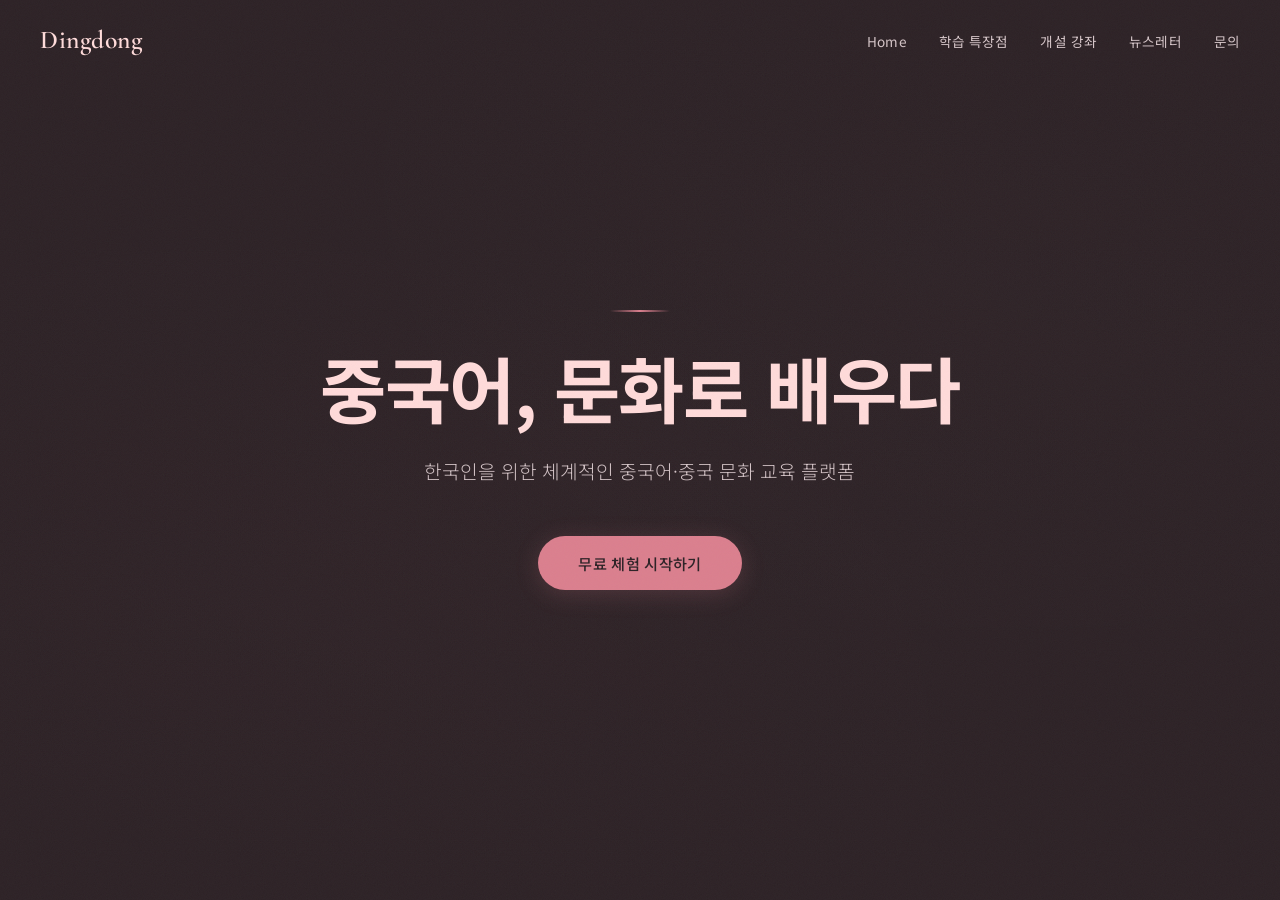
<file: design/design-1.html>
<!DOCTYPE html>
<html lang="ko">
<head>
    <meta charset="UTF-8">
    <meta name="viewport" content="width=device-width, initial-scale=1.0">
    <title>Dingdong — 墨花 Ink & Blossom</title>
    <link rel="preconnect" href="https://fonts.googleapis.com">
    <link rel="preconnect" href="https://fonts.gstatic.com" crossorigin>
    <link href="https://fonts.googleapis.com/css2?family=Cormorant+Garamond:wght@400;600;700&family=Noto+Sans+KR:wght@300;400;500;700&family=Noto+Sans+TC:wght@300;400;500;700&display=swap" rel="stylesheet">
    <style>
        :root {
            --color-dark-plum: #2D2226;
            --color-soft-blush: #FFDBDA;
            --color-old-rose: #DB7F8E;
            --color-fairy-floss: #EBCCC5;
            --color-pale-slate: #D5C5C8;
            --content-size: 800px;
            --wide-size: 1280px;
            --font-display: 'Cormorant Garamond', serif;
            --font-korean: 'Noto Sans KR', sans-serif;
            --font-chinese: 'Noto Sans TC', sans-serif;
        }

        *, *::before, *::after {
            margin: 0;
            padding: 0;
            box-sizing: border-box;
        }

        html {
            scroll-behavior: smooth;
        }

        body {
            background-color: var(--color-dark-plum);
            color: var(--color-soft-blush);
            font-family: var(--font-korean);
            overflow-x: hidden;
            -webkit-font-smoothing: antialiased;
            -moz-osx-font-smoothing: grayscale;
        }

        /* Grain texture overlay */
        body::before {
            content: '';
            position: fixed;
            top: 0;
            left: 0;
            width: 100%;
            height: 100%;
            pointer-events: none;
            z-index: 1000;
            opacity: 0.035;
            background-image: url("data:image/svg+xml,%3Csvg viewBox='0 0 256 256' xmlns='http://www.w3.org/2000/svg'%3E%3Cfilter id='noise'%3E%3CfeTurbulence type='fractalNoise' baseFrequency='0.85' numOctaves='4' stitchTiles='stitch'/%3E%3C/filter%3E%3Crect width='100%25' height='100%25' filter='url(%23noise)'/%3E%3C/svg%3E");
            background-repeat: repeat;
            background-size: 200px 200px;
        }

        /* Header */
        .header {
            position: fixed;
            top: 0;
            left: 0;
            right: 0;
            z-index: 100;
            padding: 1.5rem 2.5rem;
            display: flex;
            align-items: center;
            justify-content: space-between;
            max-width: var(--wide-size);
            margin: 0 auto;
            animation: fadeDown 1s ease-out 0.2s both;
        }

        .header-logo {
            font-family: var(--font-display);
            font-size: 1.6rem;
            font-weight: 600;
            color: var(--color-soft-blush);
            letter-spacing: 0.02em;
            text-decoration: none;
            transition: opacity 0.3s ease;
        }

        .header-logo:hover {
            opacity: 0.8;
        }

        .header-nav {
            display: flex;
            align-items: center;
            gap: 2rem;
            list-style: none;
        }

        .header-nav a {
            font-family: var(--font-korean);
            font-size: 0.85rem;
            font-weight: 400;
            color: var(--color-pale-slate);
            text-decoration: none;
            letter-spacing: 0.01em;
            position: relative;
            transition: color 0.3s ease;
        }

        .header-nav a::after {
            content: '';
            position: absolute;
            bottom: -4px;
            left: 0;
            width: 0;
            height: 1px;
            background-color: var(--color-old-rose);
            transition: width 0.4s cubic-bezier(0.25, 0.46, 0.45, 0.94);
        }

        .header-nav a:hover {
            color: var(--color-soft-blush);
        }

        .header-nav a:hover::after {
            width: 100%;
        }

        /* Hero */
        .hero {
            position: relative;
            min-height: 100vh;
            display: flex;
            align-items: center;
            justify-content: center;
            text-align: center;
            overflow: hidden;
        }

        /* Floating blossoms / lanterns */
        .blossom {
            position: absolute;
            border-radius: 50%;
            opacity: 0;
            animation: drift 20s infinite ease-in-out;
            pointer-events: none;
        }

        .blossom-1 {
            width: 320px;
            height: 320px;
            background: radial-gradient(ellipse at center, rgba(219, 127, 142, 0.08) 0%, transparent 70%);
            top: 10%;
            left: -5%;
            animation-delay: 0s;
            animation-duration: 25s;
        }

        .blossom-2 {
            width: 200px;
            height: 200px;
            background: radial-gradient(ellipse at center, rgba(255, 219, 218, 0.06) 0%, transparent 70%);
            top: 60%;
            right: 5%;
            animation-delay: -5s;
            animation-duration: 22s;
        }

        .blossom-3 {
            width: 150px;
            height: 150px;
            background: radial-gradient(ellipse at center, rgba(235, 204, 197, 0.07) 0%, transparent 70%);
            top: 25%;
            right: 15%;
            animation-delay: -10s;
            animation-duration: 28s;
        }

        .blossom-4 {
            width: 250px;
            height: 250px;
            background: radial-gradient(ellipse at center, rgba(219, 127, 142, 0.05) 0%, transparent 70%);
            bottom: 15%;
            left: 10%;
            animation-delay: -7s;
            animation-duration: 30s;
        }

        .blossom-5 {
            width: 100px;
            height: 100px;
            background: radial-gradient(ellipse at center, rgba(255, 219, 218, 0.09) 0%, transparent 70%);
            top: 45%;
            left: 25%;
            animation-delay: -12s;
            animation-duration: 18s;
        }

        .blossom-6 {
            width: 180px;
            height: 180px;
            background: radial-gradient(ellipse at center, rgba(213, 197, 200, 0.06) 0%, transparent 70%);
            bottom: 30%;
            right: 20%;
            animation-delay: -3s;
            animation-duration: 24s;
        }

        /* Ink wash gradient atmosphere */
        .hero::before {
            content: '';
            position: absolute;
            top: 0;
            left: 0;
            right: 0;
            bottom: 0;
            background:
                radial-gradient(ellipse 80% 50% at 50% 50%, rgba(45, 34, 38, 0) 0%, var(--color-dark-plum) 100%),
                radial-gradient(ellipse at 20% 80%, rgba(219, 127, 142, 0.03) 0%, transparent 50%),
                radial-gradient(ellipse at 80% 20%, rgba(235, 204, 197, 0.02) 0%, transparent 50%);
            pointer-events: none;
        }

        .hero-content {
            position: relative;
            z-index: 10;
            max-width: var(--content-size);
            padding: 2rem;
        }

        .hero-headline {
            font-family: var(--font-korean);
            font-size: clamp(2.5rem, 6vw, 4.5rem);
            font-weight: 700;
            color: var(--color-soft-blush);
            line-height: 1.2;
            letter-spacing: -0.02em;
            margin-bottom: 1.5rem;
            animation: fadeUp 1s ease-out 0.5s both;
        }

        .hero-subtext {
            font-family: var(--font-korean);
            font-size: clamp(1rem, 2vw, 1.2rem);
            font-weight: 300;
            color: var(--color-pale-slate);
            line-height: 1.7;
            margin-bottom: 3rem;
            animation: fadeUp 1s ease-out 0.8s both;
        }

        .hero-cta {
            display: inline-block;
            font-family: var(--font-korean);
            font-size: 0.95rem;
            font-weight: 500;
            color: var(--color-dark-plum);
            background-color: var(--color-old-rose);
            padding: 1rem 2.5rem;
            border-radius: 50px;
            text-decoration: none;
            letter-spacing: 0.02em;
            transition:
                transform 0.3s cubic-bezier(0.25, 0.46, 0.45, 0.94),
                box-shadow 0.3s ease,
                background-color 0.3s ease;
            animation: fadeUp 1s ease-out 1.1s both;
            box-shadow: 0 4px 24px rgba(219, 127, 142, 0.2);
        }

        .hero-cta:hover {
            transform: translateY(-2px);
            box-shadow: 0 8px 40px rgba(219, 127, 142, 0.35);
            background-color: #e08a99;
        }

        .hero-cta:active {
            transform: translateY(0);
        }

        /* Decorative ink brushstroke accent */
        .hero-accent {
            display: block;
            width: 60px;
            height: 2px;
            background: linear-gradient(90deg, transparent, var(--color-old-rose), transparent);
            margin: 0 auto 2rem;
            opacity: 0.6;
            animation: fadeUp 1s ease-out 0.4s both;
        }

        /* Animations */
        @keyframes fadeUp {
            from {
                opacity: 0;
                transform: translateY(30px);
            }
            to {
                opacity: 1;
                transform: translateY(0);
            }
        }

        @keyframes fadeDown {
            from {
                opacity: 0;
                transform: translateY(-20px);
            }
            to {
                opacity: 1;
                transform: translateY(0);
            }
        }

        @keyframes drift {
            0% {
                opacity: 0;
                transform: translate(0, 0) scale(1);
            }
            10% {
                opacity: 1;
            }
            50% {
                transform: translate(30px, -20px) scale(1.05);
            }
            90% {
                opacity: 1;
            }
            100% {
                opacity: 0;
                transform: translate(-20px, 15px) scale(0.95);
            }
        }

        /* Reduced motion */
        @media (prefers-reduced-motion: reduce) {
            .blossom {
                animation: none;
                opacity: 0.5;
            }

            .hero-headline,
            .hero-subtext,
            .hero-cta,
            .hero-accent,
            .header {
                animation: none;
                opacity: 1;
                transform: none;
            }

            .hero-cta:hover {
                transform: none;
            }
        }

        /* Responsive */
        @media (max-width: 768px) {
            .header {
                padding: 1.2rem 1.5rem;
            }

            .header-nav {
                gap: 1.2rem;
            }

            .header-nav a {
                font-size: 0.78rem;
            }

            .hero-content {
                padding: 1.5rem;
            }
        }

        @media (max-width: 600px) {
            .header {
                flex-direction: column;
                gap: 1rem;
                padding: 1rem 1.5rem;
                background: rgba(45, 34, 38, 0.95);
                backdrop-filter: blur(10px);
            }

            .header-nav {
                gap: 0.8rem;
                flex-wrap: wrap;
                justify-content: center;
            }
        }
    </style>
</head>
<body>

    <!-- Header -->
    <header class="header">
        <a href="#" class="header-logo">Dingdong</a>
        <nav>
            <ul class="header-nav">
                <li><a href="#">Home</a></li>
                <li><a href="#">학습 특장점</a></li>
                <li><a href="#">개설 강좌</a></li>
                <li><a href="#">뉴스레터</a></li>
                <li><a href="#">문의</a></li>
            </ul>
        </nav>
    </header>

    <!-- Hero -->
    <section class="hero">
        <!-- Floating blossom shapes -->
        <div class="blossom blossom-1"></div>
        <div class="blossom blossom-2"></div>
        <div class="blossom blossom-3"></div>
        <div class="blossom blossom-4"></div>
        <div class="blossom blossom-5"></div>
        <div class="blossom blossom-6"></div>

        <div class="hero-content">
            <span class="hero-accent"></span>
            <h1 class="hero-headline">중국어, 문화로 배우다</h1>
            <p class="hero-subtext">한국인을 위한 체계적인 중국어·중국 문화 교육 플랫폼</p>
            <a href="#" class="hero-cta">무료 체험 시작하기</a>
        </div>
    </section>

</body>
</html>
</file>
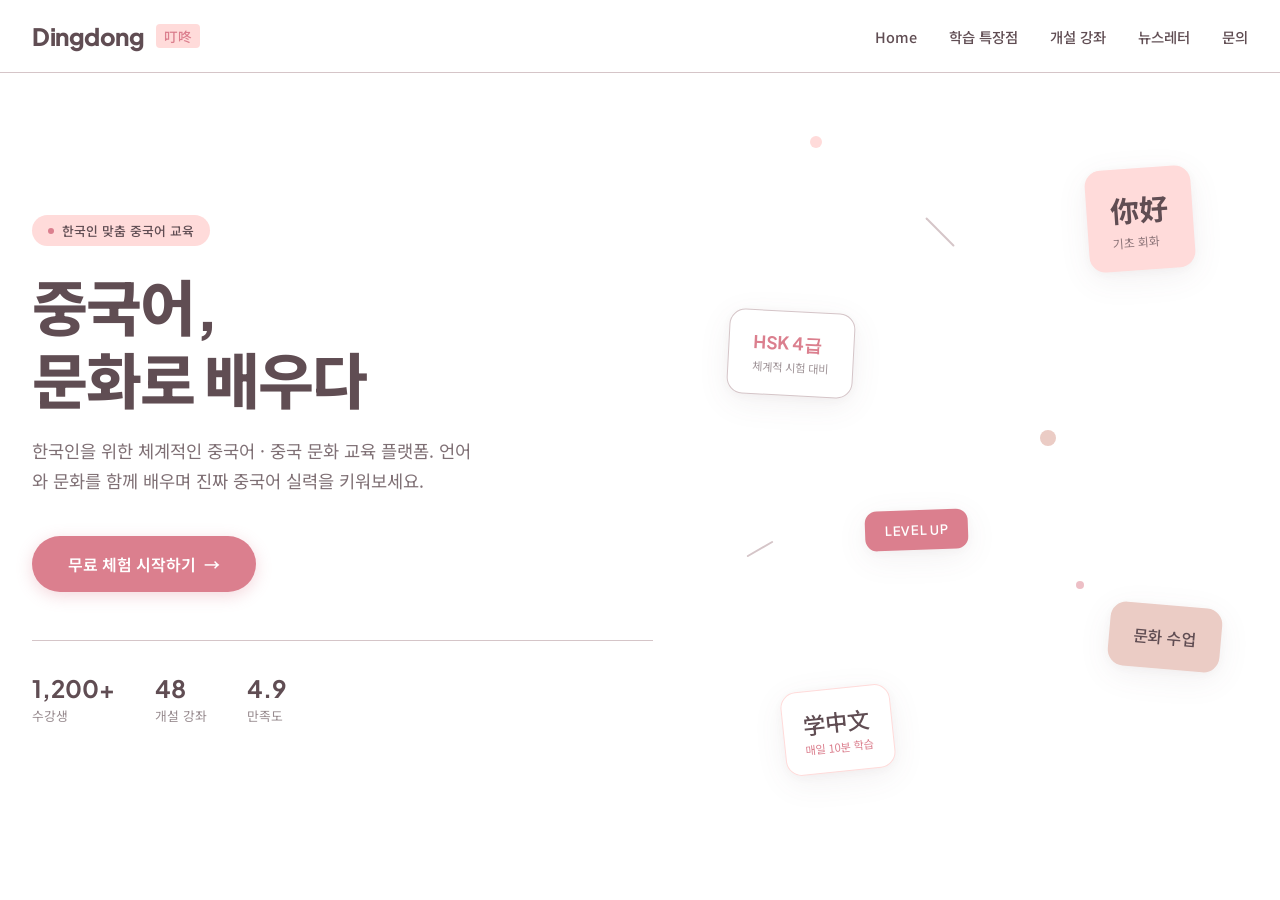
<file: design/design-2.html>
<!DOCTYPE html>
<html lang="ko">
<head>
    <meta charset="UTF-8">
    <meta name="viewport" content="width=device-width, initial-scale=1.0">
    <title>Dingdong - Design Direction 2</title>
    <link href="https://fonts.googleapis.com/css2?family=Plus+Jakarta+Sans:wght@400;500;600;700;800&family=Noto+Sans+KR:wght@300;400;500;700&family=Noto+Sans+TC:wght@300;400;500;700&display=swap" rel="stylesheet">
    <style>
        :root {
            --color-white: #FFFFFF;
            --color-soft-blush: #FFDBDA;
            --color-old-rose: #DB7F8E;
            --color-fairy-floss: #EBCCC5;
            --color-taupe-grey: #604D53;
            --color-pale-slate: #D5C5C8;
            --content-size: 800px;
            --wide-size: 1280px;
        }

        * {
            margin: 0;
            padding: 0;
            box-sizing: border-box;
        }

        body {
            font-family: 'Noto Sans KR', sans-serif;
            background: var(--color-white);
            color: var(--color-taupe-grey);
            overflow-x: hidden;
        }

        /* Header */
        .header {
            position: fixed;
            top: 0;
            left: 0;
            right: 0;
            z-index: 100;
            background: rgba(255, 255, 255, 0.95);
            backdrop-filter: blur(10px);
            border-bottom: 1px solid var(--color-pale-slate);
            padding: 0 2rem;
        }

        .header-inner {
            max-width: var(--wide-size);
            margin: 0 auto;
            display: flex;
            align-items: center;
            justify-content: space-between;
            height: 72px;
        }

        .logo {
            display: flex;
            align-items: center;
            gap: 0.5rem;
            text-decoration: none;
        }

        .logo-text {
            font-family: 'Plus Jakarta Sans', sans-serif;
            font-weight: 800;
            font-size: 1.5rem;
            color: var(--color-taupe-grey);
            letter-spacing: -0.02em;
        }

        .logo-accent {
            font-family: 'Noto Sans TC', sans-serif;
            font-size: 0.85rem;
            font-weight: 500;
            color: var(--color-old-rose);
            background: var(--color-soft-blush);
            padding: 2px 8px;
            border-radius: 4px;
            margin-left: 4px;
        }

        .nav {
            display: flex;
            align-items: center;
            gap: 2rem;
        }

        .nav-link {
            text-decoration: none;
            color: var(--color-taupe-grey);
            font-size: 0.9rem;
            font-weight: 500;
            position: relative;
            transition: color 0.3s ease;
            padding: 0.25rem 0;
        }

        .nav-link::after {
            content: '';
            position: absolute;
            bottom: -2px;
            left: 0;
            width: 0;
            height: 2px;
            background: var(--color-old-rose);
            border-radius: 1px;
            transition: width 0.3s ease;
        }

        .nav-link:hover {
            color: var(--color-old-rose);
        }

        .nav-link:hover::after {
            width: 100%;
        }

        /* Hero */
        .hero {
            min-height: 100vh;
            display: grid;
            grid-template-columns: 55% 45%;
            align-items: center;
            max-width: var(--wide-size);
            margin: 0 auto;
            padding: 72px 2rem 2rem;
            position: relative;
        }

        .hero-text {
            padding-right: 3rem;
            animation: slideInLeft 0.8s cubic-bezier(0.16, 1, 0.3, 1) forwards;
            opacity: 0;
        }

        .hero-badge {
            display: inline-flex;
            align-items: center;
            gap: 0.5rem;
            background: var(--color-soft-blush);
            padding: 0.4rem 1rem;
            border-radius: 20px;
            font-size: 0.8rem;
            font-weight: 500;
            color: var(--color-taupe-grey);
            margin-bottom: 1.5rem;
        }

        .hero-badge-dot {
            width: 6px;
            height: 6px;
            border-radius: 50%;
            background: var(--color-old-rose);
        }

        .hero-headline {
            font-family: 'Plus Jakarta Sans', 'Noto Sans KR', sans-serif;
            font-size: clamp(2.5rem, 5vw, 3.8rem);
            font-weight: 800;
            color: var(--color-taupe-grey);
            line-height: 1.2;
            letter-spacing: -0.03em;
            margin-bottom: 1.25rem;
        }

        .hero-subtext {
            font-size: 1.1rem;
            font-weight: 400;
            color: var(--color-taupe-grey);
            opacity: 0.8;
            line-height: 1.7;
            margin-bottom: 2.5rem;
            max-width: 440px;
        }

        .hero-cta {
            display: inline-flex;
            align-items: center;
            gap: 0.5rem;
            background: var(--color-old-rose);
            color: var(--color-white);
            text-decoration: none;
            padding: 1rem 2.25rem;
            border-radius: 50px;
            font-size: 1rem;
            font-weight: 600;
            border: none;
            cursor: pointer;
            transition: transform 0.3s ease, box-shadow 0.3s ease, background 0.3s ease;
            box-shadow: 0 4px 16px rgba(219, 127, 142, 0.3);
        }

        .hero-cta:hover {
            transform: translateY(-2px) scale(1.03);
            box-shadow: 0 8px 24px rgba(219, 127, 142, 0.4);
            background: #c96e7d;
        }

        .hero-cta-arrow {
            transition: transform 0.3s ease;
        }

        .hero-cta:hover .hero-cta-arrow {
            transform: translateX(3px);
        }

        .hero-stats {
            display: flex;
            gap: 2.5rem;
            margin-top: 3rem;
            padding-top: 2rem;
            border-top: 1px solid var(--color-pale-slate);
        }

        .hero-stat-number {
            font-family: 'Plus Jakarta Sans', sans-serif;
            font-size: 1.5rem;
            font-weight: 700;
            color: var(--color-taupe-grey);
        }

        .hero-stat-label {
            font-size: 0.8rem;
            color: var(--color-taupe-grey);
            opacity: 0.65;
            margin-top: 0.2rem;
        }

        /* Floating Cards */
        .hero-visual {
            position: relative;
            height: 100%;
            min-height: 500px;
            display: flex;
            align-items: center;
            justify-content: center;
            animation: slideInRight 0.8s cubic-bezier(0.16, 1, 0.3, 1) 0.2s forwards;
            opacity: 0;
        }

        .floating-card {
            position: absolute;
            border-radius: 16px;
            padding: 1.25rem 1.5rem;
            box-shadow: 0 8px 32px rgba(96, 77, 83, 0.08), 0 2px 8px rgba(96, 77, 83, 0.04);
            transition: transform 0.3s ease, box-shadow 0.3s ease;
        }

        .floating-card:hover {
            box-shadow: 0 12px 40px rgba(96, 77, 83, 0.12), 0 4px 12px rgba(96, 77, 83, 0.06);
        }

        .card-1 {
            background: var(--color-soft-blush);
            top: 12%;
            right: 10%;
            transform: rotate(-4deg);
            animation: float1 6s ease-in-out infinite;
        }

        .card-1 .card-label {
            font-family: 'Noto Sans TC', sans-serif;
            font-size: 1.8rem;
            font-weight: 700;
            color: var(--color-taupe-grey);
        }

        .card-1 .card-sublabel {
            font-size: 0.75rem;
            color: var(--color-taupe-grey);
            opacity: 0.7;
            margin-top: 0.25rem;
        }

        .card-2 {
            background: var(--color-white);
            border: 1.5px solid var(--color-pale-slate);
            top: 30%;
            left: 5%;
            transform: rotate(3deg);
            animation: float2 7s ease-in-out infinite;
        }

        .card-2 .card-label {
            font-family: 'Plus Jakarta Sans', sans-serif;
            font-size: 1.1rem;
            font-weight: 700;
            color: var(--color-old-rose);
        }

        .card-2 .card-sublabel {
            font-size: 0.7rem;
            color: var(--color-taupe-grey);
            opacity: 0.6;
            margin-top: 0.2rem;
        }

        .card-3 {
            background: var(--color-fairy-floss);
            bottom: 25%;
            right: 5%;
            transform: rotate(5deg);
            animation: float3 5.5s ease-in-out infinite;
        }

        .card-3 .card-label {
            font-family: 'Noto Sans KR', sans-serif;
            font-size: 1rem;
            font-weight: 500;
            color: var(--color-taupe-grey);
        }

        .card-4 {
            background: var(--color-white);
            border: 1.5px solid var(--color-soft-blush);
            bottom: 12%;
            left: 15%;
            transform: rotate(-6deg);
            animation: float4 6.5s ease-in-out infinite;
            padding: 1rem 1.25rem;
        }

        .card-4 .card-label {
            font-family: 'Noto Sans TC', sans-serif;
            font-size: 1.4rem;
            font-weight: 500;
            color: var(--color-taupe-grey);
        }

        .card-4 .card-sublabel {
            font-size: 0.7rem;
            color: var(--color-old-rose);
            margin-top: 0.15rem;
        }

        .card-5 {
            background: var(--color-old-rose);
            top: 55%;
            left: 30%;
            transform: rotate(-2deg);
            animation: float5 7.5s ease-in-out infinite;
            padding: 0.75rem 1.25rem;
            border-radius: 12px;
        }

        .card-5 .card-label {
            font-family: 'Plus Jakarta Sans', sans-serif;
            font-size: 0.8rem;
            font-weight: 600;
            color: var(--color-white);
            letter-spacing: 0.05em;
        }

        /* Decorative Elements */
        .deco-dot {
            position: absolute;
            border-radius: 50%;
            background: var(--color-soft-blush);
        }

        .deco-dot-1 {
            width: 12px;
            height: 12px;
            top: 8%;
            left: 20%;
            animation: float2 4s ease-in-out infinite;
        }

        .deco-dot-2 {
            width: 8px;
            height: 8px;
            bottom: 35%;
            right: 30%;
            background: var(--color-old-rose);
            opacity: 0.5;
            animation: float1 5s ease-in-out infinite;
        }

        .deco-dot-3 {
            width: 16px;
            height: 16px;
            top: 45%;
            right: 35%;
            background: var(--color-fairy-floss);
            animation: float3 6s ease-in-out infinite;
        }

        .deco-line {
            position: absolute;
            height: 2px;
            border-radius: 1px;
            background: var(--color-pale-slate);
        }

        .deco-line-1 {
            width: 40px;
            top: 20%;
            left: 40%;
            transform: rotate(45deg);
            animation: float4 5s ease-in-out infinite;
        }

        .deco-line-2 {
            width: 30px;
            bottom: 40%;
            left: 8%;
            transform: rotate(-30deg);
            animation: float1 4.5s ease-in-out infinite;
        }

        /* Animations */
        @keyframes slideInLeft {
            from {
                opacity: 0;
                transform: translateX(-40px);
            }
            to {
                opacity: 1;
                transform: translateX(0);
            }
        }

        @keyframes slideInRight {
            from {
                opacity: 0;
                transform: translateX(40px);
            }
            to {
                opacity: 1;
                transform: translateX(0);
            }
        }

        @keyframes float1 {
            0%, 100% { transform: rotate(-4deg) translateY(0); }
            50% { transform: rotate(-4deg) translateY(-12px); }
        }

        @keyframes float2 {
            0%, 100% { transform: rotate(3deg) translateY(0); }
            50% { transform: rotate(3deg) translateY(-10px); }
        }

        @keyframes float3 {
            0%, 100% { transform: rotate(5deg) translateY(0); }
            50% { transform: rotate(5deg) translateY(-14px); }
        }

        @keyframes float4 {
            0%, 100% { transform: rotate(-6deg) translateY(0); }
            50% { transform: rotate(-6deg) translateY(-8px); }
        }

        @keyframes float5 {
            0%, 100% { transform: rotate(-2deg) translateY(0); }
            50% { transform: rotate(-2deg) translateY(-11px); }
        }

        /* Reduced Motion */
        @media (prefers-reduced-motion: reduce) {
            .hero-text,
            .hero-visual {
                animation: none;
                opacity: 1;
            }

            .floating-card,
            .deco-dot,
            .deco-line {
                animation: none;
            }

            .hero-cta {
                transition: none;
            }

            .nav-link::after {
                transition: none;
            }
        }

        /* Responsive */
        @media (max-width: 900px) {
            .hero {
                grid-template-columns: 1fr;
                text-align: center;
                padding-top: 120px;
                min-height: auto;
                gap: 3rem;
            }

            .hero-text {
                padding-right: 0;
            }

            .hero-subtext {
                max-width: 100%;
                margin-left: auto;
                margin-right: auto;
            }

            .hero-stats {
                justify-content: center;
            }

            .hero-visual {
                min-height: 350px;
            }

            .nav {
                display: none;
            }
        }
    </style>
</head>
<body>
    <!-- Header -->
    <header class="header">
        <div class="header-inner">
            <a href="#" class="logo">
                <span class="logo-text">Dingdong</span>
                <span class="logo-accent">叮咚</span>
            </a>
            <nav class="nav">
                <a href="#" class="nav-link">Home</a>
                <a href="#" class="nav-link">학습 특장점</a>
                <a href="#" class="nav-link">개설 강좌</a>
                <a href="#" class="nav-link">뉴스레터</a>
                <a href="#" class="nav-link">문의</a>
            </nav>
        </div>
    </header>

    <!-- Hero Section -->
    <section class="hero">
        <div class="hero-text">
            <div class="hero-badge">
                <span class="hero-badge-dot"></span>
                <span>한국인 맞춤 중국어 교육</span>
            </div>
            <h1 class="hero-headline">중국어,<br>문화로 배우다</h1>
            <p class="hero-subtext">한국인을 위한 체계적인 중국어 · 중국 문화 교육 플랫폼. 언어와 문화를 함께 배우며 진짜 중국어 실력을 키워보세요.</p>
            <a href="#" class="hero-cta">
                <span>무료 체험 시작하기</span>
                <span class="hero-cta-arrow">&rarr;</span>
            </a>
            <div class="hero-stats">
                <div class="hero-stat">
                    <div class="hero-stat-number">1,200+</div>
                    <div class="hero-stat-label">수강생</div>
                </div>
                <div class="hero-stat">
                    <div class="hero-stat-number">48</div>
                    <div class="hero-stat-label">개설 강좌</div>
                </div>
                <div class="hero-stat">
                    <div class="hero-stat-number">4.9</div>
                    <div class="hero-stat-label">만족도</div>
                </div>
            </div>
        </div>

        <div class="hero-visual">
            <!-- Floating Cards -->
            <div class="floating-card card-1">
                <div class="card-label">你好</div>
                <div class="card-sublabel">기초 회화</div>
            </div>

            <div class="floating-card card-2">
                <div class="card-label">HSK 4급</div>
                <div class="card-sublabel">체계적 시험 대비</div>
            </div>

            <div class="floating-card card-3">
                <div class="card-label">문화 수업</div>
            </div>

            <div class="floating-card card-4">
                <div class="card-label">学中文</div>
                <div class="card-sublabel">매일 10분 학습</div>
            </div>

            <div class="floating-card card-5">
                <div class="card-label">LEVEL UP</div>
            </div>

            <!-- Decorative Elements -->
            <div class="deco-dot deco-dot-1"></div>
            <div class="deco-dot deco-dot-2"></div>
            <div class="deco-dot deco-dot-3"></div>
            <div class="deco-line deco-line-1"></div>
            <div class="deco-line deco-line-2"></div>
        </div>
    </section>
</body>
</html>
</file>
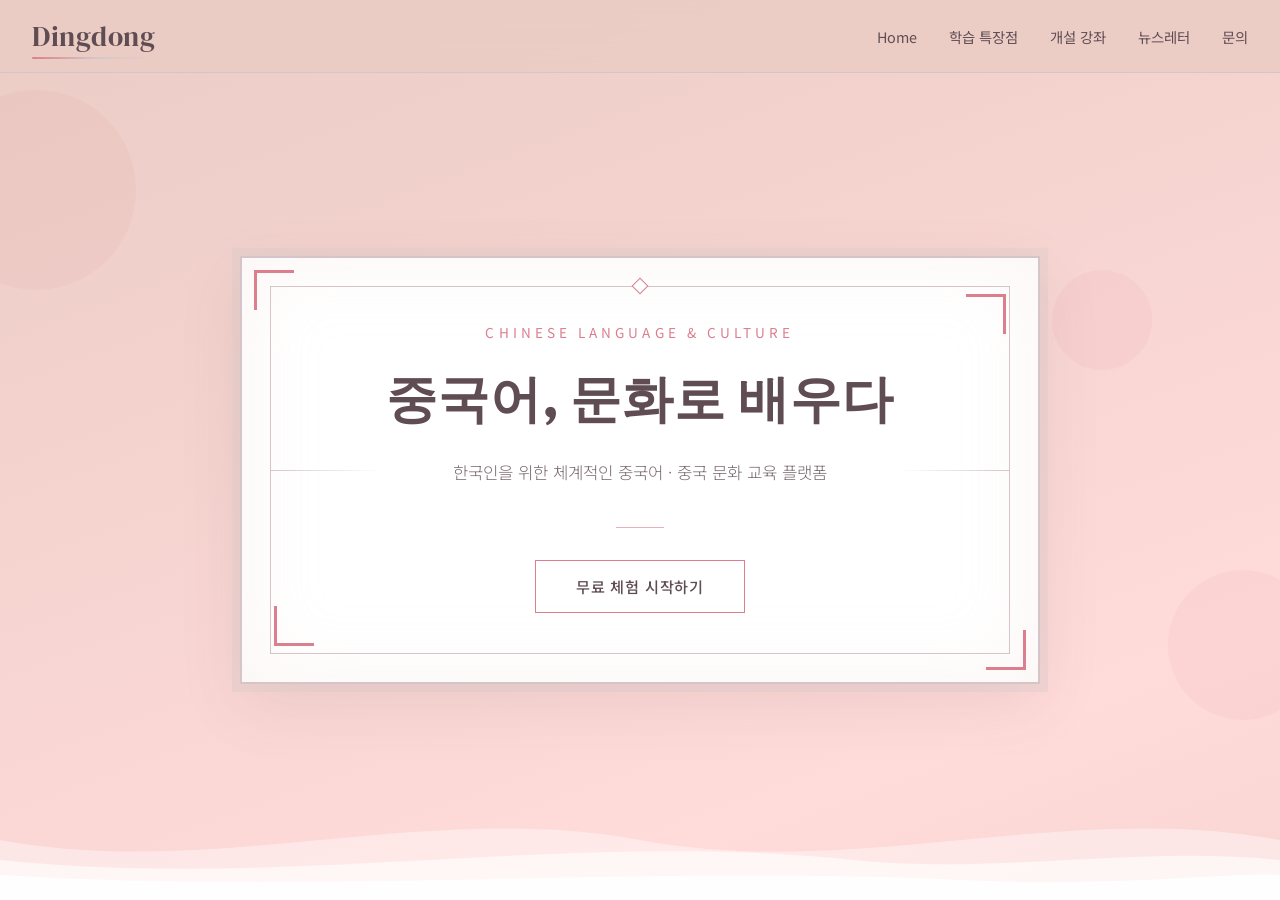
<file: design/design-3.html>
<!DOCTYPE html>
<html lang="ko">
<head>
    <meta charset="UTF-8">
    <meta name="viewport" content="width=device-width, initial-scale=1.0">
    <title>Dingdong - Design Direction 3: Silk Pavilion</title>
    <link href="https://fonts.googleapis.com/css2?family=DM+Serif+Display:ital@0;1&family=Noto+Sans+KR:wght@300;400;500;700&family=Noto+Sans+TC:wght@300;400;500;700&display=swap" rel="stylesheet">
    <style>
        :root {
            --fairy-floss: #EBCCC5;
            --old-rose: #DB7F8E;
            --pale-slate: #D5C5C8;
            --taupe-grey: #604D53;
            --soft-blush: #FFDBDA;
            --white: #FFFFFF;
            --deep-rose: #C4626F;
            --content-size: 800px;
            --wide-size: 1280px;
        }

        *, *::before, *::after {
            margin: 0;
            padding: 0;
            box-sizing: border-box;
        }

        html {
            scroll-behavior: smooth;
        }

        body {
            font-family: 'Noto Sans KR', sans-serif;
            color: var(--taupe-grey);
            background: var(--fairy-floss);
            overflow-x: hidden;
        }

        /* ===== HEADER ===== */
        header {
            position: fixed;
            top: 0;
            left: 0;
            right: 0;
            z-index: 100;
            background: rgba(235, 204, 197, 0.92);
            backdrop-filter: blur(12px);
            -webkit-backdrop-filter: blur(12px);
            border-bottom: 1px solid var(--pale-slate);
            padding: 0 2rem;
        }

        .header-inner {
            max-width: var(--wide-size);
            margin: 0 auto;
            display: flex;
            align-items: center;
            justify-content: space-between;
            height: 72px;
        }

        .site-name {
            font-family: 'DM Serif Display', serif;
            font-size: 1.75rem;
            color: var(--taupe-grey);
            text-decoration: none;
            position: relative;
            letter-spacing: 0.02em;
        }

        .site-name::after {
            content: '';
            position: absolute;
            bottom: -4px;
            left: 0;
            width: 100%;
            height: 2px;
            background: linear-gradient(90deg, var(--old-rose), var(--pale-slate), transparent);
            border-radius: 1px;
        }

        nav {
            display: flex;
            align-items: center;
            gap: 2rem;
        }

        nav a {
            font-family: 'Noto Sans KR', sans-serif;
            font-size: 0.9rem;
            font-weight: 400;
            color: var(--taupe-grey);
            text-decoration: none;
            position: relative;
            padding: 0.25rem 0;
            transition: color 0.3s ease;
        }

        nav a::after {
            content: '';
            position: absolute;
            bottom: 0;
            left: 50%;
            width: 0;
            height: 1.5px;
            background: var(--old-rose);
            transition: width 0.4s cubic-bezier(0.25, 0.8, 0.25, 1), left 0.4s cubic-bezier(0.25, 0.8, 0.25, 1);
        }

        nav a:hover {
            color: var(--deep-rose);
        }

        nav a:hover::after {
            width: 100%;
            left: 0;
        }

        /* ===== HERO ===== */
        .hero {
            min-height: 100vh;
            display: flex;
            align-items: center;
            justify-content: center;
            padding: 120px 2rem 80px;
            position: relative;
            background: linear-gradient(160deg, var(--fairy-floss) 0%, var(--soft-blush) 40%, var(--fairy-floss) 70%, #F2D8D2 100%);
            background-size: 200% 200%;
            animation: silkShimmer 12s ease-in-out infinite;
        }

        @keyframes silkShimmer {
            0%, 100% { background-position: 0% 50%; }
            50% { background-position: 100% 50%; }
        }

        /* Ornamental Frame */
        .hero-frame {
            position: relative;
            max-width: var(--content-size);
            width: 100%;
            background: var(--white);
            padding: 4rem 3.5rem;
            border: 2px solid var(--pale-slate);
            box-shadow:
                0 0 0 8px rgba(213, 197, 200, 0.3),
                0 20px 60px rgba(96, 77, 83, 0.1),
                inset 0 0 80px rgba(235, 204, 197, 0.2);
            animation: frameReveal 1.2s cubic-bezier(0.25, 0.8, 0.25, 1) forwards;
            opacity: 0;
            transform: scale(0.92);
        }

        @keyframes frameReveal {
            0% {
                opacity: 0;
                transform: scale(0.92);
            }
            100% {
                opacity: 1;
                transform: scale(1);
            }
        }

        /* Corner Ornaments - Top Left */
        .hero-frame::before {
            content: '';
            position: absolute;
            top: 12px;
            left: 12px;
            width: 40px;
            height: 40px;
            border-top: 3px solid var(--old-rose);
            border-left: 3px solid var(--old-rose);
            opacity: 0;
            animation: cornerFadeIn 0.6s ease 0.8s forwards;
        }

        /* Corner Ornaments - Bottom Right */
        .hero-frame::after {
            content: '';
            position: absolute;
            bottom: 12px;
            right: 12px;
            width: 40px;
            height: 40px;
            border-bottom: 3px solid var(--old-rose);
            border-right: 3px solid var(--old-rose);
            opacity: 0;
            animation: cornerFadeIn 0.6s ease 0.8s forwards;
        }

        @keyframes cornerFadeIn {
            0% { opacity: 0; }
            100% { opacity: 1; }
        }

        /* Additional corner ornaments via inner wrapper */
        .frame-inner {
            position: relative;
            text-align: center;
        }

        .frame-inner::before {
            content: '';
            position: absolute;
            top: -28px;
            right: -24px;
            width: 40px;
            height: 40px;
            border-top: 3px solid var(--old-rose);
            border-right: 3px solid var(--old-rose);
            opacity: 0;
            animation: cornerFadeIn 0.6s ease 0.8s forwards;
        }

        .frame-inner::after {
            content: '';
            position: absolute;
            bottom: -28px;
            left: -24px;
            width: 40px;
            height: 40px;
            border-bottom: 3px solid var(--old-rose);
            border-left: 3px solid var(--old-rose);
            opacity: 0;
            animation: cornerFadeIn 0.6s ease 0.8s forwards;
        }

        /* Lattice pattern border overlay */
        .lattice-border {
            position: absolute;
            top: 28px;
            left: 28px;
            right: 28px;
            bottom: 28px;
            border: 1px solid var(--pale-slate);
            pointer-events: none;
            opacity: 0;
            animation: cornerFadeIn 0.8s ease 1s forwards;
        }

        .lattice-border::before {
            content: '';
            position: absolute;
            top: 50%;
            left: -1px;
            right: -1px;
            height: 1px;
            background: linear-gradient(90deg, var(--pale-slate), transparent 15%, transparent 85%, var(--pale-slate));
        }

        /* Decorative diamond at center top */
        .lattice-diamond {
            position: absolute;
            top: -7px;
            left: 50%;
            transform: translateX(-50%) rotate(45deg);
            width: 12px;
            height: 12px;
            border: 1.5px solid var(--old-rose);
            background: var(--white);
            opacity: 0;
            animation: cornerFadeIn 0.6s ease 1.2s forwards;
        }

        /* Hero Content */
        .hero-content {
            opacity: 0;
            animation: contentFadeIn 0.8s ease 0.6s forwards;
        }

        @keyframes contentFadeIn {
            0% {
                opacity: 0;
                transform: translateY(16px);
            }
            100% {
                opacity: 1;
                transform: translateY(0);
            }
        }

        .hero-label {
            font-family: 'Noto Sans TC', sans-serif;
            font-size: 0.85rem;
            font-weight: 400;
            letter-spacing: 0.3em;
            color: var(--old-rose);
            margin-bottom: 1.5rem;
            text-transform: uppercase;
        }

        .hero-headline {
            font-family: 'DM Serif Display', serif;
            font-size: clamp(2.2rem, 5vw, 3.2rem);
            color: var(--taupe-grey);
            line-height: 1.3;
            letter-spacing: 0.02em;
            margin-bottom: 1.5rem;
        }

        .hero-subtext {
            font-family: 'Noto Sans KR', sans-serif;
            font-size: 1.05rem;
            font-weight: 300;
            color: var(--taupe-grey);
            line-height: 1.8;
            margin-bottom: 2.5rem;
            opacity: 0.85;
        }

        .hero-cta {
            display: inline-block;
            font-family: 'Noto Sans KR', sans-serif;
            font-size: 0.95rem;
            font-weight: 500;
            color: var(--taupe-grey);
            text-decoration: none;
            padding: 0.9rem 2.5rem;
            border: 1.5px solid var(--old-rose);
            background: transparent;
            position: relative;
            cursor: pointer;
            transition: all 0.4s cubic-bezier(0.25, 0.8, 0.25, 1);
            letter-spacing: 0.05em;
            overflow: hidden;
        }

        .hero-cta::before {
            content: '';
            position: absolute;
            top: 0;
            left: -100%;
            width: 100%;
            height: 100%;
            background: var(--old-rose);
            transition: left 0.4s cubic-bezier(0.25, 0.8, 0.25, 1);
            z-index: -1;
        }

        .hero-cta:hover {
            color: var(--white);
            border-color: var(--old-rose);
        }

        .hero-cta:hover::before {
            left: 0;
        }

        /* Decorative separator line above CTA */
        .hero-divider {
            width: 48px;
            height: 1px;
            background: var(--old-rose);
            margin: 0 auto 2rem;
            opacity: 0.6;
        }

        /* Silk wave at bottom of hero */
        .silk-wave {
            position: absolute;
            bottom: 0;
            left: 0;
            width: 100%;
            height: 120px;
            overflow: hidden;
        }

        .silk-wave svg {
            position: absolute;
            bottom: 0;
            left: 0;
            width: 100%;
            height: 100%;
        }

        /* Ambient floating elements */
        .ambient-dot {
            position: absolute;
            border-radius: 50%;
            background: var(--old-rose);
            opacity: 0.08;
            animation: float 8s ease-in-out infinite;
        }

        .ambient-dot:nth-child(1) {
            width: 200px;
            height: 200px;
            top: 10%;
            left: -5%;
            animation-delay: 0s;
        }

        .ambient-dot:nth-child(2) {
            width: 150px;
            height: 150px;
            bottom: 20%;
            right: -3%;
            animation-delay: -3s;
        }

        .ambient-dot:nth-child(3) {
            width: 100px;
            height: 100px;
            top: 30%;
            right: 10%;
            animation-delay: -5s;
        }

        @keyframes float {
            0%, 100% { transform: translateY(0) scale(1); }
            50% { transform: translateY(-20px) scale(1.05); }
        }

        /* ===== REDUCED MOTION ===== */
        @media (prefers-reduced-motion: reduce) {
            .hero {
                animation: none;
            }

            .hero-frame {
                animation: none;
                opacity: 1;
                transform: scale(1);
            }

            .hero-frame::before,
            .hero-frame::after,
            .frame-inner::before,
            .frame-inner::after,
            .lattice-border,
            .lattice-diamond {
                animation: none;
                opacity: 1;
            }

            .hero-content {
                animation: none;
                opacity: 1;
            }

            .ambient-dot {
                animation: none;
            }

            .hero-cta::before {
                transition: none;
            }

            nav a::after {
                transition: none;
            }
        }

        /* ===== RESPONSIVE ===== */
        @media (max-width: 768px) {
            .header-inner {
                height: 64px;
            }

            nav {
                gap: 1.2rem;
            }

            nav a {
                font-size: 0.8rem;
            }

            .site-name {
                font-size: 1.4rem;
            }

            .hero {
                padding: 100px 1.25rem 60px;
            }

            .hero-frame {
                padding: 3rem 2rem;
            }

            .hero-headline {
                font-size: 1.8rem;
            }

            .hero-subtext {
                font-size: 0.95rem;
            }

            .lattice-border {
                top: 20px;
                left: 20px;
                right: 20px;
                bottom: 20px;
            }
        }

        @media (max-width: 480px) {
            nav {
                gap: 0.8rem;
            }

            nav a {
                font-size: 0.75rem;
            }

            .hero-frame {
                padding: 2.5rem 1.5rem;
            }

            .hero-frame::before,
            .hero-frame::after,
            .frame-inner::before,
            .frame-inner::after {
                width: 28px;
                height: 28px;
            }
        }
    </style>
</head>
<body>

    <!-- HEADER -->
    <header>
        <div class="header-inner">
            <a href="#" class="site-name">Dingdong</a>
            <nav>
                <a href="#">Home</a>
                <a href="#">학습 특장점</a>
                <a href="#">개설 강좌</a>
                <a href="#">뉴스레터</a>
                <a href="#">문의</a>
            </nav>
        </div>
    </header>

    <!-- HERO -->
    <section class="hero">
        <!-- Ambient background elements -->
        <div class="ambient-dot"></div>
        <div class="ambient-dot"></div>
        <div class="ambient-dot"></div>

        <!-- Ornamental Frame -->
        <div class="hero-frame">
            <div class="lattice-border">
                <div class="lattice-diamond"></div>
            </div>
            <div class="frame-inner">
                <div class="hero-content">
                    <p class="hero-label">Chinese Language & Culture</p>
                    <h1 class="hero-headline">중국어, 문화로 배우다</h1>
                    <p class="hero-subtext">한국인을 위한 체계적인 중국어 · 중국 문화 교육 플랫폼</p>
                    <div class="hero-divider"></div>
                    <a href="#" class="hero-cta">무료 체험 시작하기</a>
                </div>
            </div>
        </div>

        <!-- Silk wave at bottom -->
        <div class="silk-wave">
            <svg viewBox="0 0 1440 120" preserveAspectRatio="none" xmlns="http://www.w3.org/2000/svg">
                <path d="M0,60 C240,100 480,20 720,60 C960,100 1200,20 1440,60 L1440,120 L0,120 Z" fill="rgba(255,255,255,0.4)"/>
                <path d="M0,80 C320,110 640,50 960,80 C1120,95 1280,65 1440,80 L1440,120 L0,120 Z" fill="rgba(255,255,255,0.6)"/>
                <path d="M0,95 C360,115 720,85 1080,100 C1260,108 1380,92 1440,95 L1440,120 L0,120 Z" fill="rgba(255,255,255,0.9)"/>
            </svg>
        </div>
    </section>

</body>
</html>
</file>
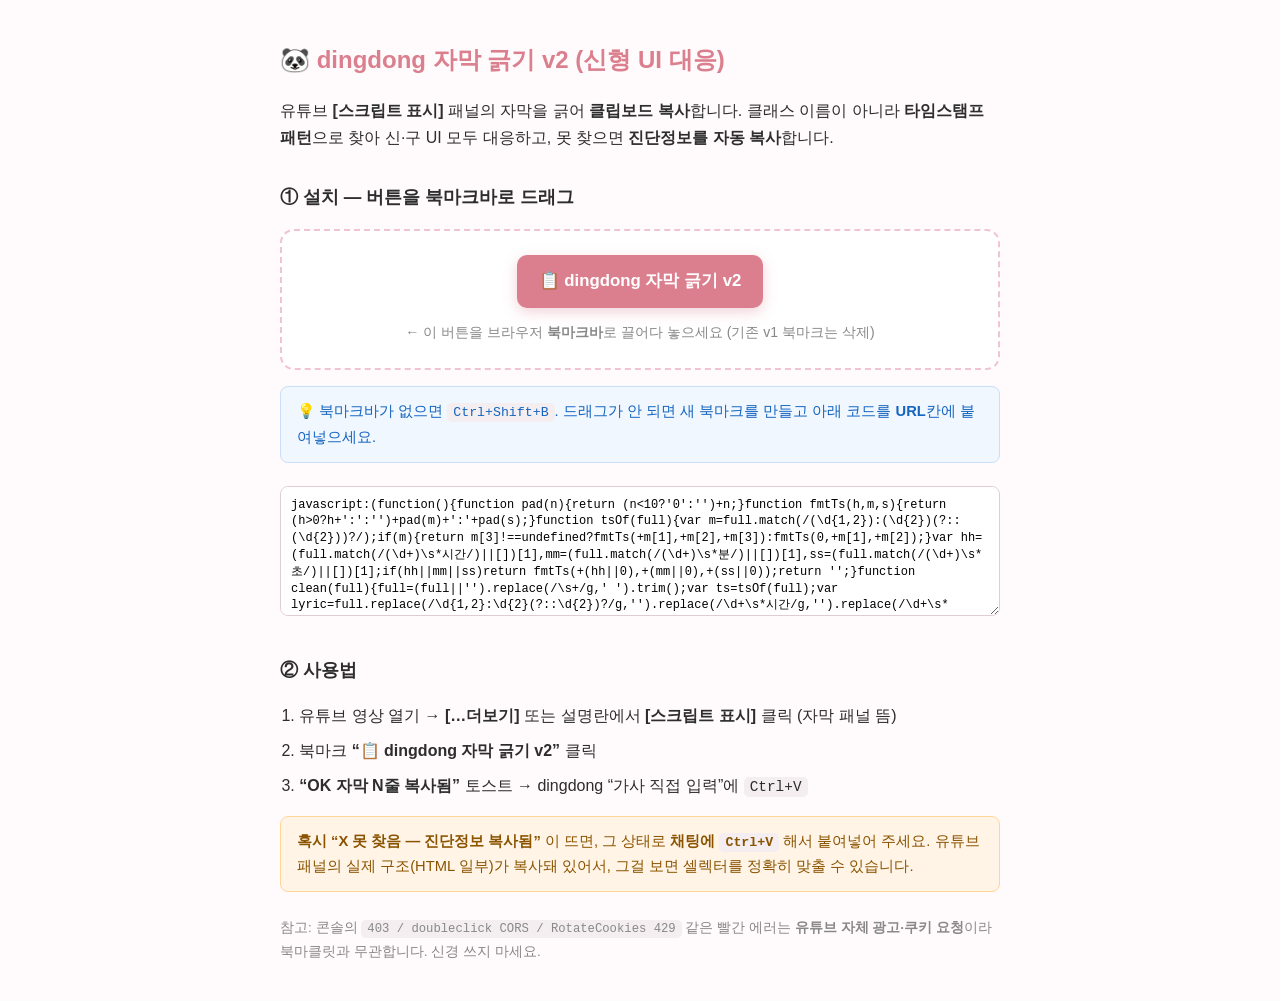
<file: wp-content/plugins/dingdong-lms/tools/youtube-transcript-bookmarklet.html>
<!DOCTYPE html>
<html lang="ko">
<head>
<meta charset="UTF-8">
<meta name="viewport" content="width=device-width, initial-scale=1.0">
<title>dingdong 자막 긁기 — 북마클릿 v2</title>
<style>
  body{font:16px/1.7 -apple-system,BlinkMacSystemFont,'Malgun Gothic',sans-serif;max-width:720px;margin:40px auto;padding:0 20px;color:#2d2d2d;background:#fffafb}
  h1{font-size:1.5rem;color:#DB7F8E}
  h2{font-size:1.1rem;margin-top:2rem}
  .btn{display:inline-block;background:#DB7F8E;color:#fff;padding:12px 22px;border-radius:10px;font-weight:700;text-decoration:none;font-size:1.05rem;box-shadow:0 4px 14px rgba(219,127,142,.35);cursor:grab}
  .drag-zone{background:#fff;border:2px dashed #f0c4d2;border-radius:14px;padding:24px;text-align:center;margin:1rem 0}
  ol{padding-left:1.2rem}ol li{margin-bottom:.5rem}
  code{background:#f4eef0;padding:2px 6px;border-radius:5px;font-size:.9em}
  textarea{width:100%;height:130px;font:12px/1.4 monospace;border:1px solid #e0cdd4;border-radius:8px;padding:10px;margin-top:8px;box-sizing:border-box}
  .tip{background:#f0f7ff;border:1px solid #c8dff5;border-radius:8px;padding:12px 16px;color:#1565C0;font-size:.92rem}
  .warn{background:#fff4e5;border:1px solid #ffd599;border-radius:8px;padding:12px 16px;color:#8a5300;font-size:.92rem}
</style>
</head>
<body>
<h1>🐼 dingdong 자막 긁기 v2 (신형 UI 대응)</h1>
<p>유튜브 <b>[스크립트 표시]</b> 패널의 자막을 긁어 <b>클립보드 복사</b>합니다. 클래스 이름이 아니라
<b>타임스탬프 패턴</b>으로 찾아 신·구 UI 모두 대응하고, 못 찾으면 <b>진단정보를 자동 복사</b>합니다.</p>

<h2>① 설치 — 버튼을 북마크바로 드래그</h2>
<div class="drag-zone">
  <a class="btn" href="javascript:(function(){function pad(n){return (n<10?'0':'')+n;}function fmtTs(h,m,s){return (h>0?h+':':'')+pad(m)+':'+pad(s);}function tsOf(full){var m=full.match(/(\d{1,2}):(\d{2})(?::(\d{2}))?/);if(m){return m[3]!==undefined?fmtTs(+m[1],+m[2],+m[3]):fmtTs(0,+m[1],+m[2]);}var hh=(full.match(/(\d+)\s*시간/)||[])[1],mm=(full.match(/(\d+)\s*분/)||[])[1],ss=(full.match(/(\d+)\s*초/)||[])[1];if(hh||mm||ss)return fmtTs(+(hh||0),+(mm||0),+(ss||0));return '';}function clean(full){full=(full||'').replace(/\s+/g,' ').trim();var ts=tsOf(full);var lyric=full.replace(/\d{1,2}:\d{2}(?::\d{2})?/g,'').replace(/\d+\s*시간/g,'').replace(/\d+\s*분/g,'').replace(/\d+\s*초/g,'').replace(/\s+/g,' ').trim();if(!lyric)return '';return ts?('['+ts+'] '+lyric):lyric;}function deepAll(root,out){out=out||[];var w=root.querySelectorAll('*');for(var i=0;i<w.length;i++){var el=w[i];out.push(el);if(el.shadowRoot)deepAll(el.shadowRoot,out);}return out;}var all=deepAll(document);var lines=[];var segs=all.filter(function(e){var tn=e.tagName?e.tagName.toLowerCase():'';var cn=(typeof e.className==='string')?e.className:'';return tn==='ytd-transcript-segment-renderer'||tn==='yt-transcript-segment-renderer'||tn==='timeline-item-view-model'||/transcript-segment/.test(cn)||/timeline-item/.test(cn);});if(segs.length){segs.forEach(function(n){var t=clean(n.textContent);if(t)lines.push(t);});}if(!lines.length){var seen=[];all.forEach(function(e){if(e.children&&e.children.length===0&&/^\d{1,2}:\d{2}(:\d{2})?$/.test((e.textContent||'').trim())){var row=e;for(var k=0;k<4;k++){if(!row.parentElement)break;row=row.parentElement;var full=(row.textContent||'').replace(/\s+/g,' ').trim();var st=full.replace(/^\d{1,2}:\d{2}(:\d{2})?\s*/,'').trim();if(st&&st!==full)break;}if(seen.indexOf(row)<0){seen.push(row);var t=clean(row.textContent);if(t)lines.push(t);}}});}function toast(m,c){var d=document.createElement('div');d.textContent=m;d.style.cssText='position:fixed;z-index:9999999;left:50%;top:20px;transform:translateX(-50%);background:'+(c||'#DB7F8E')+';color:#fff;padding:12px 18px;border-radius:10px;font:14px sans-serif;box-shadow:0 6px 24px rgba(0,0,0,.3)';document.body.appendChild(d);setTimeout(function(){d.remove();},4000);}function fb(o,cb){var a=document.createElement('textarea');a.value=o;document.body.appendChild(a);a.select();try{document.execCommand('copy');}catch(_){}a.remove();cb();}function copy(o,cb){if(navigator.clipboard&&navigator.clipboard.writeText){navigator.clipboard.writeText(o).then(cb,function(){fb(o,cb);});}else{fb(o,cb);}}if(lines.length){copy(lines.join(String.fromCharCode(10)),function(){toast('OK 자막 '+lines.length+'줄 복사됨');});}else{var sr=0;all.forEach(function(e){if(e.shadowRoot)sr++;});var p=document.querySelector('ytd-transcript-segment-list-renderer,[target-id*=transcript],ytd-engagement-panel-section-list-renderer')||document.body;var diag='[DINGDONG DIAG] '+location.href+' | els='+all.length+' shadowRoots='+sr+String.fromCharCode(10)+(p.outerHTML||'').slice(0,3500);copy(diag,function(){toast('X 못 찾음 - 진단정보 복사됨. 채팅에 붙여넣으세요','#b3261e');});}})();">📋 dingdong 자막 긁기 v2</a>
  <p style="margin:.8rem 0 0;color:#888;font-size:.88rem">← 이 버튼을 브라우저 <b>북마크바</b>로 끌어다 놓으세요 (기존 v1 북마크는 삭제)</p>
</div>
<p class="tip">💡 북마크바가 없으면 <code>Ctrl+Shift+B</code>. 드래그가 안 되면 새 북마크를 만들고 아래 코드를 <b>URL</b>칸에 붙여넣으세요.</p>
<textarea readonly onclick="this.select()">javascript:(function(){function pad(n){return (n<10?'0':'')+n;}function fmtTs(h,m,s){return (h>0?h+':':'')+pad(m)+':'+pad(s);}function tsOf(full){var m=full.match(/(\d{1,2}):(\d{2})(?::(\d{2}))?/);if(m){return m[3]!==undefined?fmtTs(+m[1],+m[2],+m[3]):fmtTs(0,+m[1],+m[2]);}var hh=(full.match(/(\d+)\s*시간/)||[])[1],mm=(full.match(/(\d+)\s*분/)||[])[1],ss=(full.match(/(\d+)\s*초/)||[])[1];if(hh||mm||ss)return fmtTs(+(hh||0),+(mm||0),+(ss||0));return '';}function clean(full){full=(full||'').replace(/\s+/g,' ').trim();var ts=tsOf(full);var lyric=full.replace(/\d{1,2}:\d{2}(?::\d{2})?/g,'').replace(/\d+\s*시간/g,'').replace(/\d+\s*분/g,'').replace(/\d+\s*초/g,'').replace(/\s+/g,' ').trim();if(!lyric)return '';return ts?('['+ts+'] '+lyric):lyric;}function deepAll(root,out){out=out||[];var w=root.querySelectorAll('*');for(var i=0;i<w.length;i++){var el=w[i];out.push(el);if(el.shadowRoot)deepAll(el.shadowRoot,out);}return out;}var all=deepAll(document);var lines=[];var segs=all.filter(function(e){var tn=e.tagName?e.tagName.toLowerCase():'';var cn=(typeof e.className==='string')?e.className:'';return tn==='ytd-transcript-segment-renderer'||tn==='yt-transcript-segment-renderer'||tn==='timeline-item-view-model'||/transcript-segment/.test(cn)||/timeline-item/.test(cn);});if(segs.length){segs.forEach(function(n){var t=clean(n.textContent);if(t)lines.push(t);});}if(!lines.length){var seen=[];all.forEach(function(e){if(e.children&&e.children.length===0&&/^\d{1,2}:\d{2}(:\d{2})?$/.test((e.textContent||'').trim())){var row=e;for(var k=0;k<4;k++){if(!row.parentElement)break;row=row.parentElement;var full=(row.textContent||'').replace(/\s+/g,' ').trim();var st=full.replace(/^\d{1,2}:\d{2}(:\d{2})?\s*/,'').trim();if(st&&st!==full)break;}if(seen.indexOf(row)<0){seen.push(row);var t=clean(row.textContent);if(t)lines.push(t);}}});}function toast(m,c){var d=document.createElement('div');d.textContent=m;d.style.cssText='position:fixed;z-index:9999999;left:50%;top:20px;transform:translateX(-50%);background:'+(c||'#DB7F8E')+';color:#fff;padding:12px 18px;border-radius:10px;font:14px sans-serif;box-shadow:0 6px 24px rgba(0,0,0,.3)';document.body.appendChild(d);setTimeout(function(){d.remove();},4000);}function fb(o,cb){var a=document.createElement('textarea');a.value=o;document.body.appendChild(a);a.select();try{document.execCommand('copy');}catch(_){}a.remove();cb();}function copy(o,cb){if(navigator.clipboard&&navigator.clipboard.writeText){navigator.clipboard.writeText(o).then(cb,function(){fb(o,cb);});}else{fb(o,cb);}}if(lines.length){copy(lines.join(String.fromCharCode(10)),function(){toast('OK 자막 '+lines.length+'줄 복사됨');});}else{var sr=0;all.forEach(function(e){if(e.shadowRoot)sr++;});var p=document.querySelector('ytd-transcript-segment-list-renderer,[target-id*=transcript],ytd-engagement-panel-section-list-renderer')||document.body;var diag='[DINGDONG DIAG] '+location.href+' | els='+all.length+' shadowRoots='+sr+String.fromCharCode(10)+(p.outerHTML||'').slice(0,3500);copy(diag,function(){toast('X 못 찾음 - 진단정보 복사됨. 채팅에 붙여넣으세요','#b3261e');});}})();</textarea>

<h2>② 사용법</h2>
<ol>
  <li>유튜브 영상 열기 → <b>[…더보기]</b> 또는 설명란에서 <b>[스크립트 표시]</b> 클릭 (자막 패널 뜸)</li>
  <li>북마크 <b>“📋 dingdong 자막 긁기 v2”</b> 클릭</li>
  <li><b>“OK 자막 N줄 복사됨”</b> 토스트 → dingdong “가사 직접 입력”에 <code>Ctrl+V</code></li>
</ol>

<div class="warn">
  <b>혹시 “X 못 찾음 — 진단정보 복사됨”</b> 이 뜨면, 그 상태로 <b>채팅에 <code>Ctrl+V</code></b> 해서 붙여넣어 주세요.
  유튜브 패널의 실제 구조(HTML 일부)가 복사돼 있어서, 그걸 보면 셀렉터를 정확히 맞출 수 있습니다.
</div>

<p style="margin-top:1.5rem;color:#888;font-size:.85rem">참고: 콘솔의 <code>403 / doubleclick CORS / RotateCookies 429</code> 같은 빨간 에러는 <b>유튜브 자체 광고·쿠키 요청</b>이라 북마클릿과 무관합니다. 신경 쓰지 마세요.</p>
</body>
</html>
</file>
